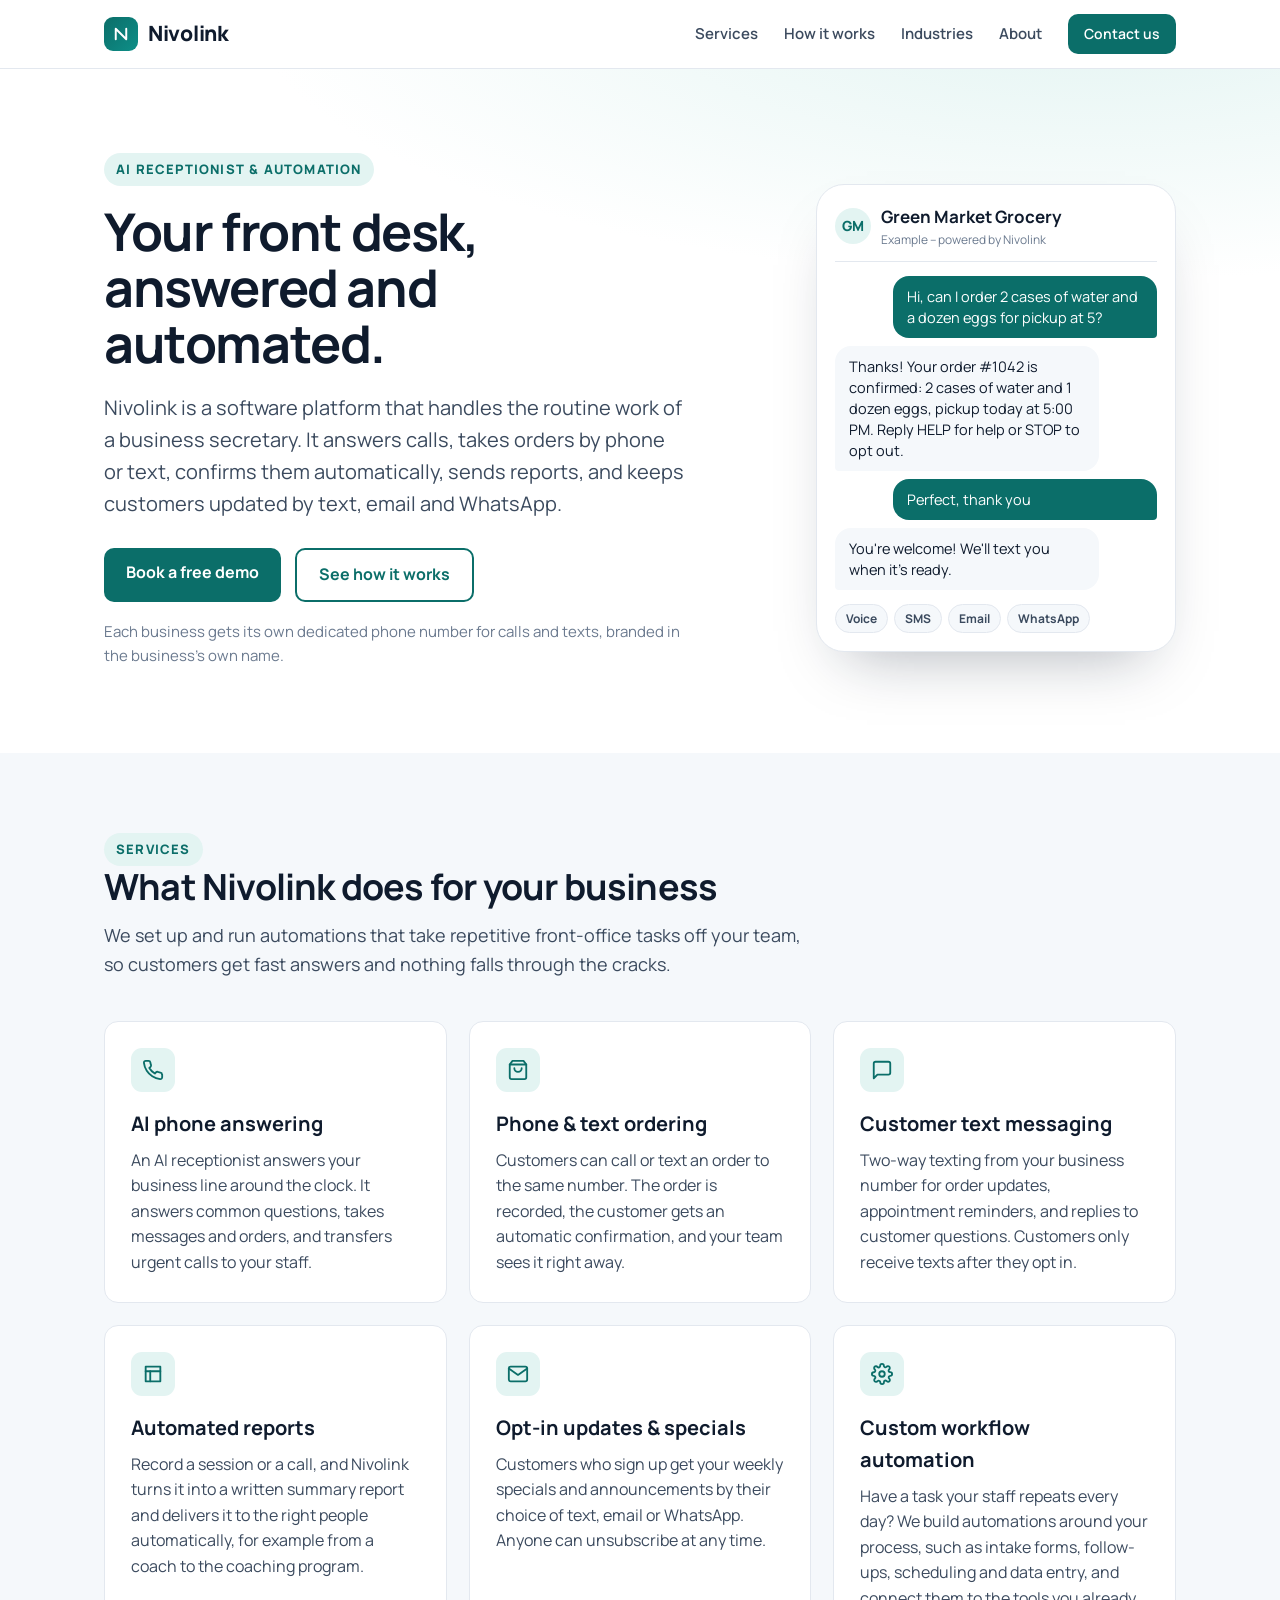
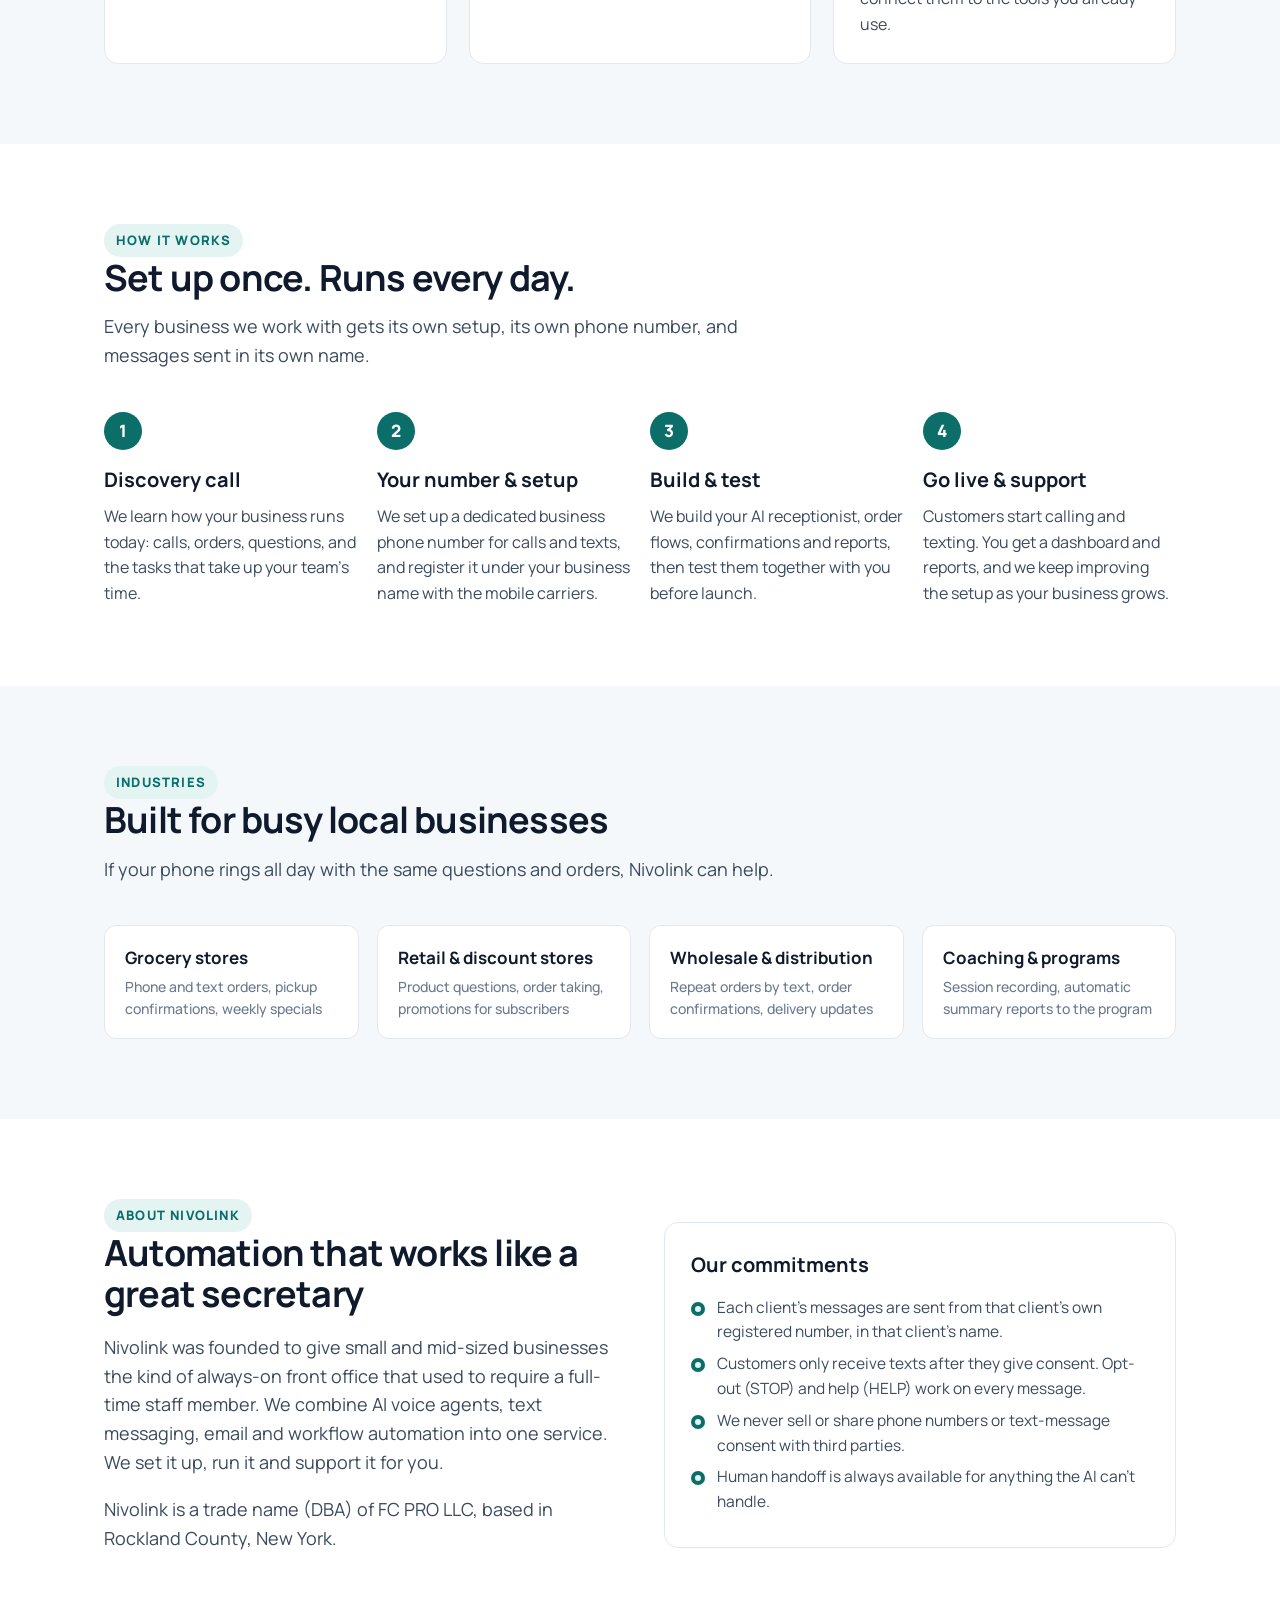
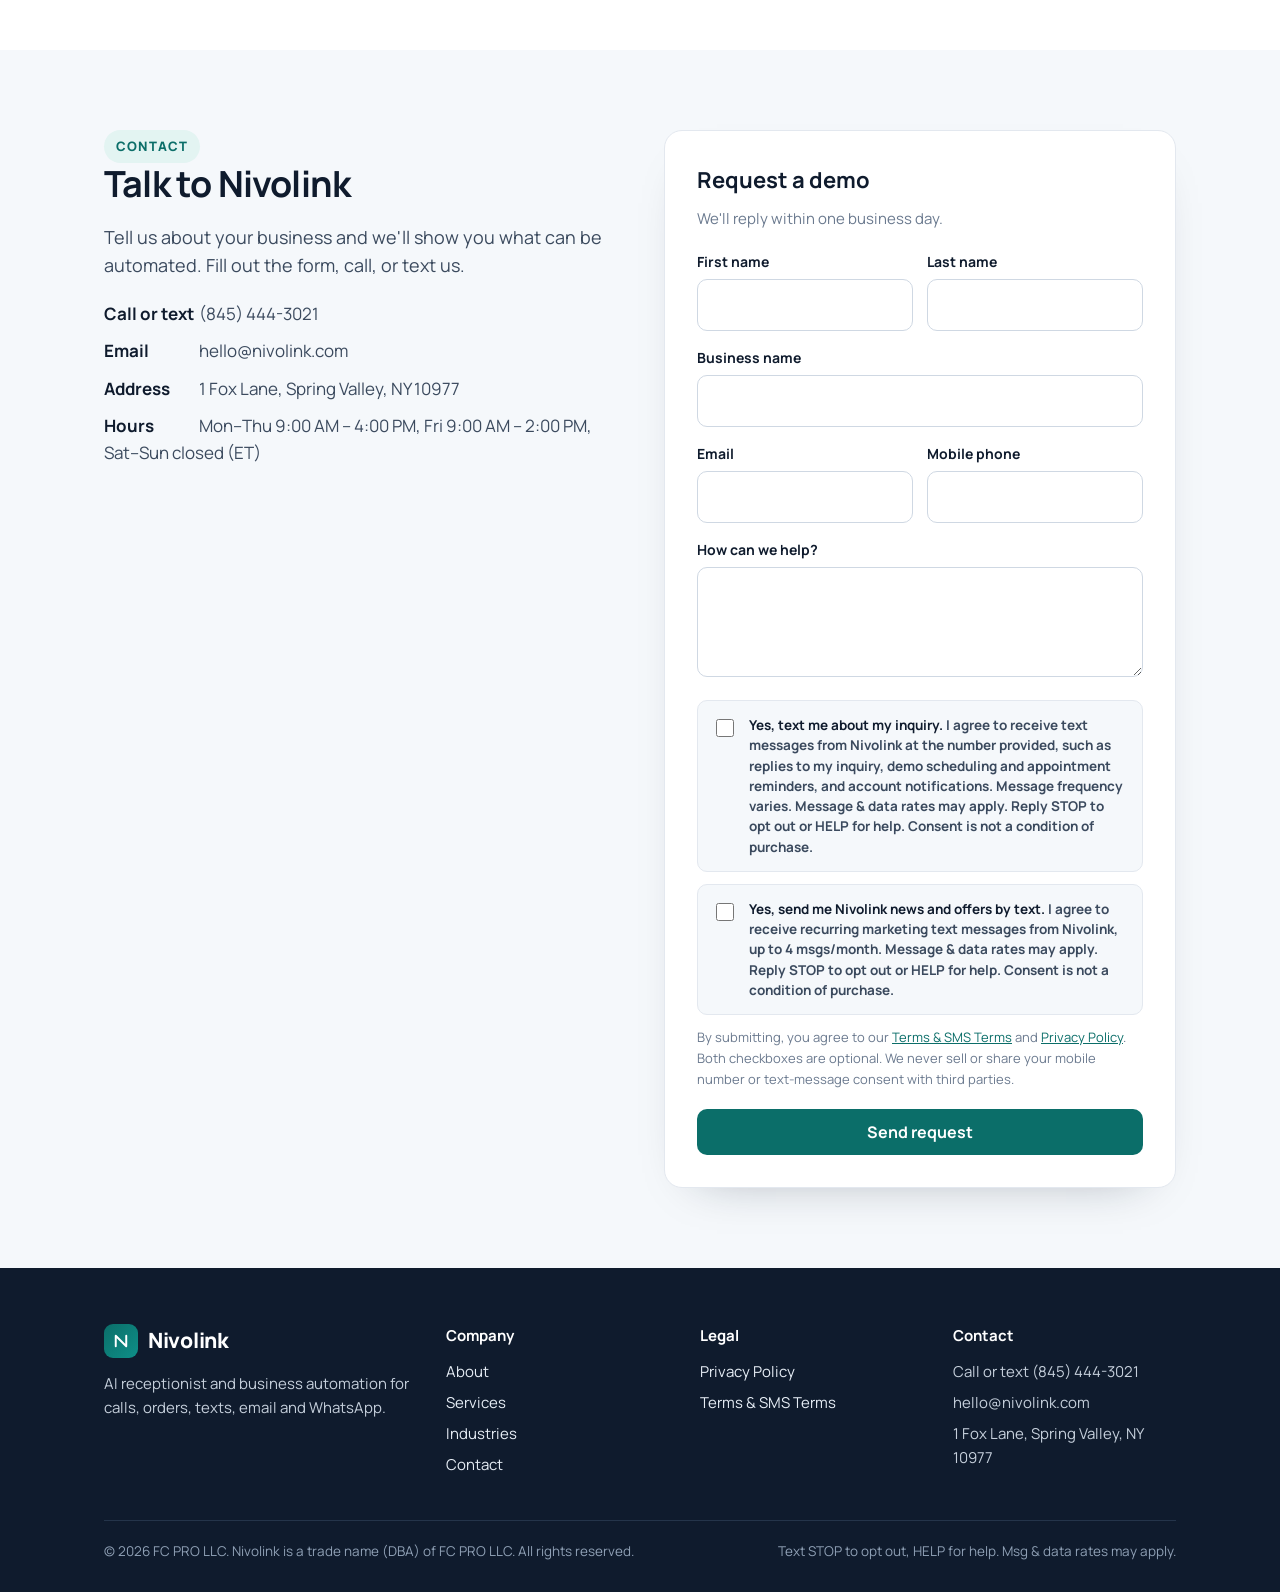
<file: index.html>
<!DOCTYPE html>
<html lang="en">
<head>
<meta charset="utf-8">
<meta name="viewport" content="width=device-width, initial-scale=1">
<title>Nivolink – AI Receptionist &amp; Business Automation</title>
<meta name="description" content="Nivolink gives businesses an AI receptionist and automation platform that answers calls, takes orders by phone and text, sends confirmations and reports, and delivers opt-in updates by SMS, email and WhatsApp.">
<link rel="preconnect" href="https://fonts.googleapis.com">
<link rel="preconnect" href="https://fonts.gstatic.com" crossorigin>
<link href="https://fonts.googleapis.com/css2?family=Manrope:wght@400;500;600;700;800&display=swap" rel="stylesheet">
<link rel="stylesheet" href="styles.css">
</head>
<body>

<header class="site">
  <div class="wrap">
    <a class="logo" href="index.html">
      <span class="logo-mark"><svg width="18" height="18" viewBox="0 0 24 24" fill="none" stroke="#fff" stroke-width="2.6" stroke-linecap="round" stroke-linejoin="round"><path d="M5 19V5l14 14V5"/></svg></span>
      Nivolink
    </a>
    <nav class="main">
      <a href="#services">Services</a>
      <a href="#how">How it works</a>
      <a href="#industries">Industries</a>
      <a href="#about">About</a>
      <a href="#contact" class="btn small">Contact us</a>
    </nav>
  </div>
</header>

<!-- HERO -->
<section class="hero">
  <div class="wrap hero-grid">
    <div>
      <span class="eyebrow">AI receptionist &amp; automation</span>
      <h1>Your front desk, answered and automated.</h1>
      <p class="lead">Nivolink is a software platform that handles the routine work of a business secretary. It answers calls, takes orders by phone or text, confirms them automatically, sends reports, and keeps customers updated by text, email and WhatsApp.</p>
      <div class="cta">
        <a href="#contact" class="btn">Book a free demo</a>
        <a href="#how" class="btn ghost">See how it works</a>
      </div>
      <p class="hero-note">Each business gets its own dedicated phone number for calls and texts, branded in the business's own name.</p>
    </div>
    <div class="phone" aria-label="Example of an automated order conversation">
      <div class="phone-top">
        <div class="avatar">GM</div>
        <div><b>Green Market Grocery</b><small>Example – powered by Nivolink</small></div>
      </div>
      <div class="bubble out">Hi, can I order 2 cases of water and a dozen eggs for pickup at 5?</div>
      <div class="bubble in">Thanks! Your order #1042 is confirmed: 2 cases of water and 1 dozen eggs, pickup today at 5:00 PM. Reply HELP for help or STOP to opt out.</div>
      <div class="bubble out">Perfect, thank you</div>
      <div class="bubble in">You're welcome! We'll text you when it's ready.</div>
      <div class="chan"><span>Voice</span><span>SMS</span><span>Email</span><span>WhatsApp</span></div>
    </div>
  </div>
</section>

<!-- SERVICES -->
<section id="services" class="soft">
  <div class="wrap">
    <div class="section-head">
      <span class="eyebrow">Services</span>
      <h2>What Nivolink does for your business</h2>
      <p>We set up and run automations that take repetitive front-office tasks off your team, so customers get fast answers and nothing falls through the cracks.</p>
    </div>
    <div class="grid-3">
      <div class="card">
        <div class="icon"><svg viewBox="0 0 24 24"><path d="M22 16.9v3a2 2 0 0 1-2.2 2 19.8 19.8 0 0 1-8.6-3.1 19.5 19.5 0 0 1-6-6A19.8 19.8 0 0 1 2.1 4.2 2 2 0 0 1 4.1 2h3a2 2 0 0 1 2 1.7c.1.9.4 1.8.7 2.7a2 2 0 0 1-.5 2.1L8 9.8a16 16 0 0 0 6 6l1.3-1.3a2 2 0 0 1 2.1-.4c.9.3 1.8.6 2.7.7a2 2 0 0 1 1.7 2z"/></svg></div>
        <h3>AI phone answering</h3>
        <p>An AI receptionist answers your business line around the clock. It answers common questions, takes messages and orders, and transfers urgent calls to your staff.</p>
      </div>
      <div class="card">
        <div class="icon"><svg viewBox="0 0 24 24"><path d="M6 2 3 6v14a2 2 0 0 0 2 2h14a2 2 0 0 0 2-2V6l-3-4z"/><path d="M3 6h18"/><path d="M16 10a4 4 0 0 1-8 0"/></svg></div>
        <h3>Phone &amp; text ordering</h3>
        <p>Customers can call or text an order to the same number. The order is recorded, the customer gets an automatic confirmation, and your team sees it right away.</p>
      </div>
      <div class="card">
        <div class="icon"><svg viewBox="0 0 24 24"><path d="M21 15a2 2 0 0 1-2 2H7l-4 4V5a2 2 0 0 1 2-2h14a2 2 0 0 1 2 2z"/></svg></div>
        <h3>Customer text messaging</h3>
        <p>Two-way texting from your business number for order updates, appointment reminders, and replies to customer questions. Customers only receive texts after they opt in.</p>
      </div>
      <div class="card">
        <div class="icon"><svg viewBox="0 0 24 24"><path d="M4 4h16v16H4z"/><path d="M4 9h16"/><path d="M9 20V9"/></svg></div>
        <h3>Automated reports</h3>
        <p>Record a session or a call, and Nivolink turns it into a written summary report and delivers it to the right people automatically, for example from a coach to the coaching program.</p>
      </div>
      <div class="card">
        <div class="icon"><svg viewBox="0 0 24 24"><path d="M4 4h16c1.1 0 2 .9 2 2v12c0 1.1-.9 2-2 2H4c-1.1 0-2-.9-2-2V6c0-1.1.9-2 2-2z"/><path d="m22 6-10 7L2 6"/></svg></div>
        <h3>Opt-in updates &amp; specials</h3>
        <p>Customers who sign up get your weekly specials and announcements by their choice of text, email or WhatsApp. Anyone can unsubscribe at any time.</p>
      </div>
      <div class="card">
        <div class="icon"><svg viewBox="0 0 24 24"><circle cx="12" cy="12" r="3"/><path d="M19.4 15a1.7 1.7 0 0 0 .3 1.8l.1.1a2 2 0 1 1-2.8 2.8l-.1-.1a1.7 1.7 0 0 0-1.8-.3 1.7 1.7 0 0 0-1 1.5V21a2 2 0 1 1-4 0v-.1a1.7 1.7 0 0 0-1.1-1.5 1.7 1.7 0 0 0-1.8.3l-.1.1a2 2 0 1 1-2.8-2.8l.1-.1a1.7 1.7 0 0 0 .3-1.8 1.7 1.7 0 0 0-1.5-1H3a2 2 0 1 1 0-4h.1a1.7 1.7 0 0 0 1.5-1.1 1.7 1.7 0 0 0-.3-1.8l-.1-.1a2 2 0 1 1 2.8-2.8l.1.1a1.7 1.7 0 0 0 1.8.3H9a1.7 1.7 0 0 0 1-1.5V3a2 2 0 1 1 4 0v.1a1.7 1.7 0 0 0 1 1.5 1.7 1.7 0 0 0 1.8-.3l.1-.1a2 2 0 1 1 2.8 2.8l-.1.1a1.7 1.7 0 0 0-.3 1.8V9a1.7 1.7 0 0 0 1.5 1H21a2 2 0 1 1 0 4h-.1a1.7 1.7 0 0 0-1.5 1z"/></svg></div>
        <h3>Custom workflow automation</h3>
        <p>Have a task your staff repeats every day? We build automations around your process, such as intake forms, follow-ups, scheduling and data entry, and connect them to the tools you already use.</p>
      </div>
    </div>
  </div>
</section>

<!-- HOW IT WORKS -->
<section id="how">
  <div class="wrap">
    <div class="section-head">
      <span class="eyebrow">How it works</span>
      <h2>Set up once. Runs every day.</h2>
      <p>Every business we work with gets its own setup, its own phone number, and messages sent in its own name.</p>
    </div>
    <div class="steps">
      <div class="step"><h3>Discovery call</h3><p>We learn how your business runs today: calls, orders, questions, and the tasks that take up your team's time.</p></div>
      <div class="step"><h3>Your number &amp; setup</h3><p>We set up a dedicated business phone number for calls and texts, and register it under your business name with the mobile carriers.</p></div>
      <div class="step"><h3>Build &amp; test</h3><p>We build your AI receptionist, order flows, confirmations and reports, then test them together with you before launch.</p></div>
      <div class="step"><h3>Go live &amp; support</h3><p>Customers start calling and texting. You get a dashboard and reports, and we keep improving the setup as your business grows.</p></div>
    </div>
  </div>
</section>

<!-- INDUSTRIES -->
<section id="industries" class="soft">
  <div class="wrap">
    <div class="section-head">
      <span class="eyebrow">Industries</span>
      <h2>Built for busy local businesses</h2>
      <p>If your phone rings all day with the same questions and orders, Nivolink can help.</p>
    </div>
    <div class="grid-4">
      <div class="tag">Grocery stores<small>Phone and text orders, pickup confirmations, weekly specials</small></div>
      <div class="tag">Retail &amp; discount stores<small>Product questions, order taking, promotions for subscribers</small></div>
      <div class="tag">Wholesale &amp; distribution<small>Repeat orders by text, order confirmations, delivery updates</small></div>
      <div class="tag">Coaching &amp; programs<small>Session recording, automatic summary reports to the program</small></div>
    </div>
  </div>
</section>

<!-- ABOUT -->
<section id="about">
  <div class="wrap grid-2" style="align-items:center;gap:48px">
    <div>
      <span class="eyebrow">About Nivolink</span>
      <h2>Automation that works like a great secretary</h2>
      <p style="color:var(--ink-2);font-size:18px">Nivolink was founded to give small and mid-sized businesses the kind of always-on front office that used to require a full-time staff member. We combine AI voice agents, text messaging, email and workflow automation into one service. We set it up, run it and support it for you.</p>
      <p style="color:var(--ink-2);font-size:18px">Nivolink is a trade name (DBA) of FC PRO LLC, based in Rockland County, New York.</p>
    </div>
    <div class="card">
      <h3>Our commitments</h3>
      <ul class="checks">
        <li>Each client's messages are sent from that client's own registered number, in that client's name.</li>
        <li>Customers only receive texts after they give consent. Opt-out (STOP) and help (HELP) work on every message.</li>
        <li>We never sell or share phone numbers or text-message consent with third parties.</li>
        <li>Human handoff is always available for anything the AI can't handle.</li>
      </ul>
    </div>
  </div>
</section>

<!-- CONTACT + SMS OPT-IN -->
<section id="contact" class="soft">
  <div class="wrap grid-2" style="gap:48px">
    <div>
      <span class="eyebrow">Contact</span>
      <h2>Talk to Nivolink</h2>
      <p style="color:var(--ink-2);font-size:18px">Tell us about your business and we'll show you what can be automated. Fill out the form, call, or text us.</p>
      <ul class="contact-list">
        <li><b>Call or text</b> (845) 444-3021</li>
        <li><b>Email</b> hello@nivolink.com</li>
        <li><b>Address</b> 1 Fox Lane, Spring Valley, NY 10977</li>
        <li><b>Hours</b> Mon–Thu 9:00 AM – 4:00 PM, Fri 9:00 AM – 2:00 PM, Sat–Sun closed (ET)</li>
      </ul>
    </div>

    <div class="form-box">
      <h3 style="font-size:22px">Request a demo</h3>
      <p style="color:var(--muted);margin:0 0 20px;font-size:15px">We'll reply within one business day.</p>
      <!-- Submissions are saved to Supabase (table public.website_signups, insert-only) as proof of consent. -->
      <form id="contact-form" novalidate>
        <div class="row-2">
          <div class="field"><label for="fname">First name</label><input id="fname" type="text" autocomplete="given-name" required></div>
          <div class="field"><label for="lname">Last name</label><input id="lname" type="text" autocomplete="family-name" required></div>
        </div>
        <div class="field"><label for="company">Business name</label><input id="company" type="text" autocomplete="organization"></div>
        <div class="row-2">
          <div class="field"><label for="email">Email</label><input id="email" type="email" autocomplete="email" required></div>
          <div class="field"><label for="phone">Mobile phone</label><input id="phone" type="tel" autocomplete="tel"></div>
        </div>
        <div class="field"><label for="msg">How can we help?</label><textarea id="msg"></textarea></div>
        <div style="position:absolute;left:-9999px" aria-hidden="true"><label for="website">Website</label><input id="website" type="text" tabindex="-1" autocomplete="off"></div>

        <label class="consent">
          <input type="checkbox" id="sms-service" name="sms_service">
          <span><strong>Yes, text me about my inquiry.</strong> I agree to receive text messages from Nivolink at the number provided, such as replies to my inquiry, demo scheduling and appointment reminders, and account notifications. Message frequency varies. Message &amp; data rates may apply. Reply STOP to opt out or HELP for help. Consent is not a condition of purchase.</span>
        </label>
        <label class="consent">
          <input type="checkbox" id="sms-marketing" name="sms_marketing">
          <span><strong>Yes, send me Nivolink news and offers by text.</strong> I agree to receive recurring marketing text messages from Nivolink, up to 4 msgs/month. Message &amp; data rates may apply. Reply STOP to opt out or HELP for help. Consent is not a condition of purchase.</span>
        </label>

        <p class="fineprint">By submitting, you agree to our <a href="terms.html">Terms &amp; SMS Terms</a> and <a href="privacy.html">Privacy Policy</a>. Both checkboxes are optional. We never sell or share your mobile number or text-message consent with third parties.</p>
        <button class="btn" type="submit" style="width:100%;margin-top:6px">Send request</button>
        <div class="thanks" id="thanks">Thank you! We received your request and will be in touch within one business day.</div>
        <div class="thanks" id="form-error" style="background:#fdecec;border-color:#f3c2c2">Sorry, something went wrong. Please try again, or email hello@nivolink.com or call (845) 444-3021.</div>
      </form>
    </div>
  </div>
</section>

<footer class="site">
  <div class="wrap">
    <div class="foot-grid">
      <div>
        <a class="logo" href="index.html" style="color:#fff">
          <span class="logo-mark"><svg width="18" height="18" viewBox="0 0 24 24" fill="none" stroke="#fff" stroke-width="2.6" stroke-linecap="round" stroke-linejoin="round"><path d="M5 19V5l14 14V5"/></svg></span>Nivolink</a>
        <p style="margin-top:14px">AI receptionist and business automation for calls, orders, texts, email and WhatsApp.</p>
      </div>
      <div><h4>Company</h4><ul><li><a href="#about">About</a></li><li><a href="#services">Services</a></li><li><a href="#industries">Industries</a></li><li><a href="#contact">Contact</a></li></ul></div>
      <div><h4>Legal</h4><ul><li><a href="privacy.html">Privacy Policy</a></li><li><a href="terms.html">Terms &amp; SMS Terms</a></li></ul></div>
      <div><h4>Contact</h4><ul><li>Call or text (845) 444-3021</li><li>hello@nivolink.com</li><li>1 Fox Lane, Spring Valley, NY 10977</li></ul></div>
    </div>
    <div class="foot-bottom">
      <span>© 2026 FC PRO LLC. Nivolink is a trade name (DBA) of FC PRO LLC. All rights reserved.</span>
      <span>Text STOP to opt out, HELP for help. Msg &amp; data rates may apply.</span>
    </div>
  </div>
</footer>

<script>
(function(){
  var SUPABASE_URL = 'https://uorbgfuohgfvgbcfzjcj.supabase.co';
  var SUPABASE_KEY = 'sb_publishable_2wB9CoiVDV1fwRX2p_sIQg_JZufGUUs'; // public, insert-only via RLS
  var form = document.getElementById('contact-form');
  function $(id){ return document.getElementById(id); }
  function val(id){ return $(id).value.trim(); }
  function consentText(id){ return $(id).parentNode.querySelector('span').innerText.trim(); }
  form.addEventListener('submit', function(e){
    e.preventDefault();
    var ok = true;
    ['fname','lname','email'].forEach(function(id){
      var el = $(id);
      if(!el.value.trim()){ el.style.borderColor = '#d64545'; ok = false; } else { el.style.borderColor = ''; }
    });
    var svc = $('sms-service').checked, mkt = $('sms-marketing').checked;
    var phone = $('phone');
    if((svc || mkt) && !phone.value.trim()){ phone.style.borderColor = '#d64545'; ok = false; } else { phone.style.borderColor = ''; }
    if(!ok) return;
    var btn = form.querySelector('button[type=submit]');
    $('form-error').style.display = 'none';
    if(val('website')){ $('thanks').style.display = 'block'; btn.disabled = true; return; } // spam bot
    var consent = [];
    if(svc) consent.push(consentText('sms-service'));
    if(mkt) consent.push(consentText('sms-marketing'));
    var row = {
      source: 'nivolink.com', form: 'contact',
      first_name: val('fname'), last_name: val('lname'), company: val('company') || null,
      email: val('email'), phone: val('phone') || null, message: val('msg') || null,
      sms_service_consent: svc, sms_marketing_consent: mkt,
      consent_text: consent.length ? consent.join('\n\n') : null,
      page_url: location.href.slice(0,500), user_agent: navigator.userAgent.slice(0,500)
    };
    btn.disabled = true; btn.textContent = 'Sending...';
    fetch(SUPABASE_URL + '/rest/v1/website_signups', {
      method: 'POST',
      headers: { 'apikey': SUPABASE_KEY, 'Content-Type': 'application/json', 'Prefer': 'return=minimal' },
      body: JSON.stringify(row)
    }).then(function(r){
      if(!r.ok) throw new Error('HTTP ' + r.status);
      $('thanks').style.display = 'block'; btn.textContent = 'Sent';
    }).catch(function(){
      $('form-error').style.display = 'block'; btn.disabled = false; btn.textContent = 'Send request';
    });
  });
})();
</script>
</body>
</html>
</file>
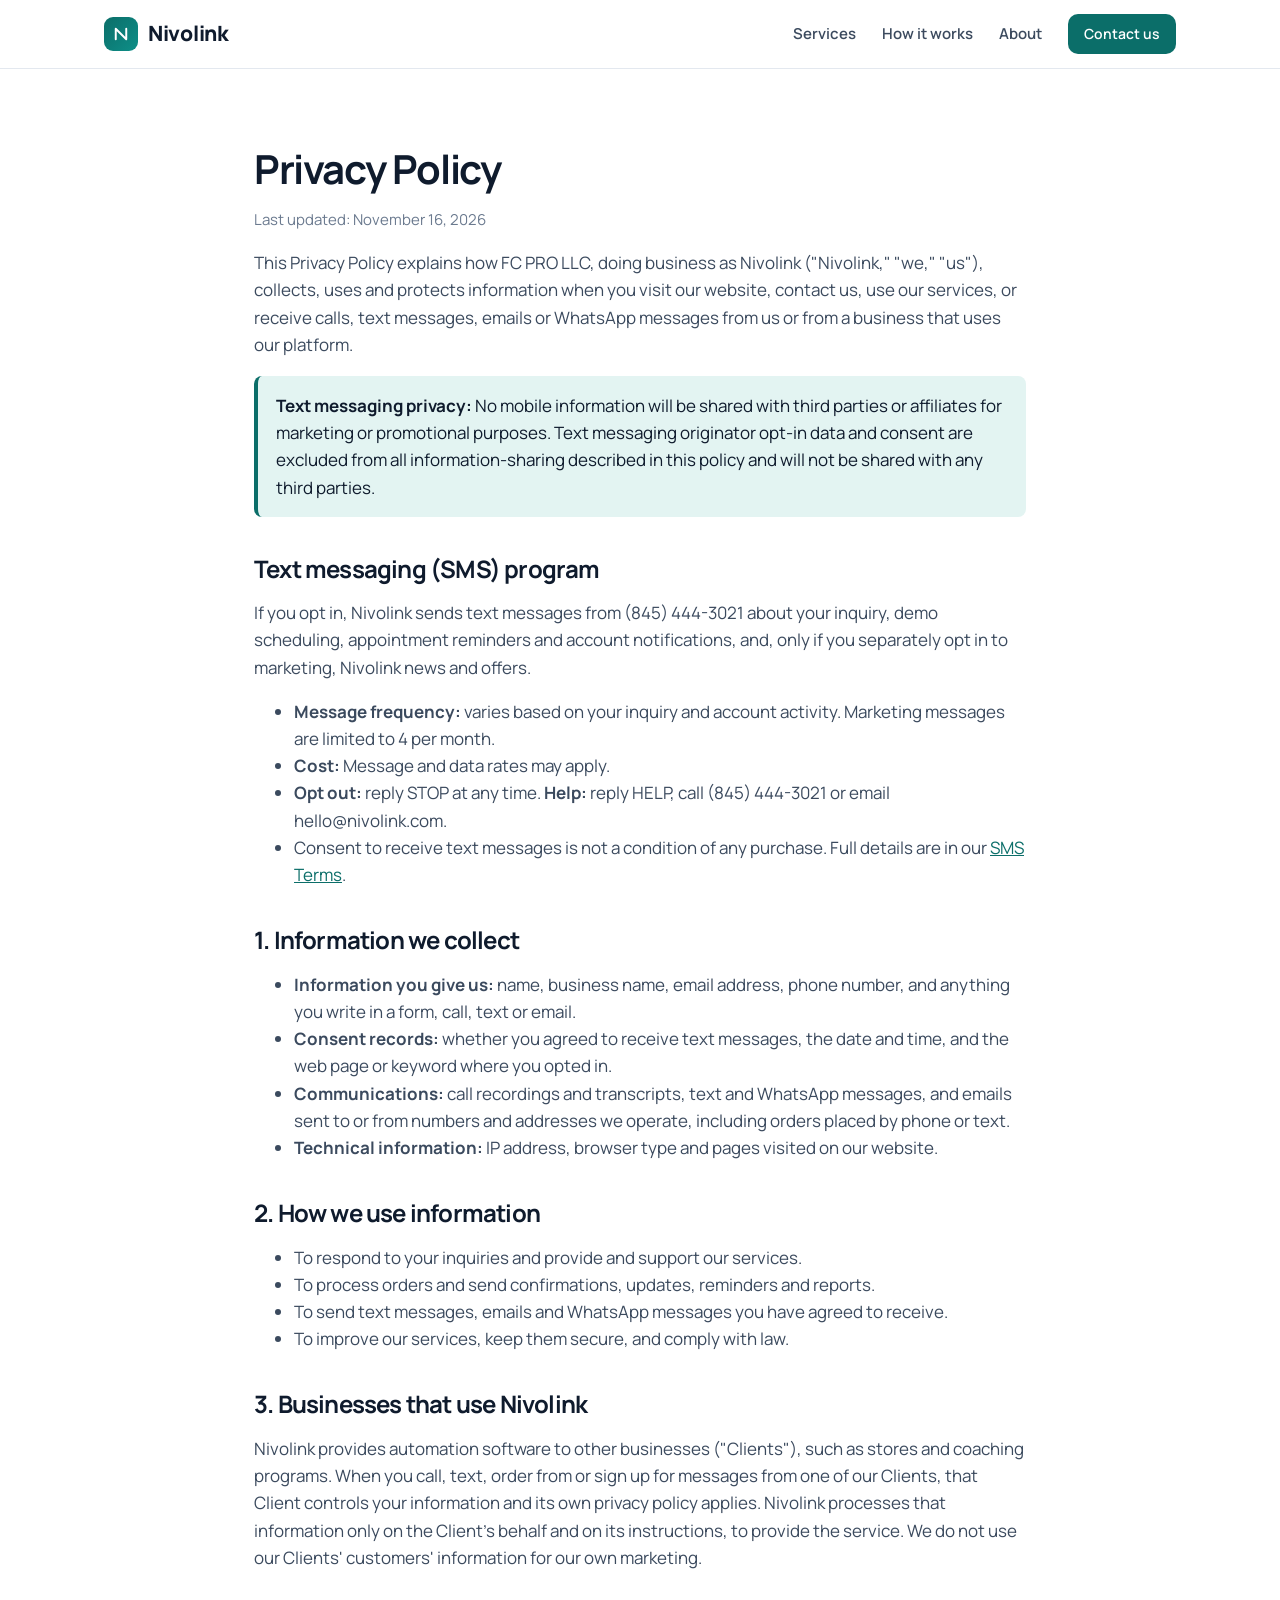
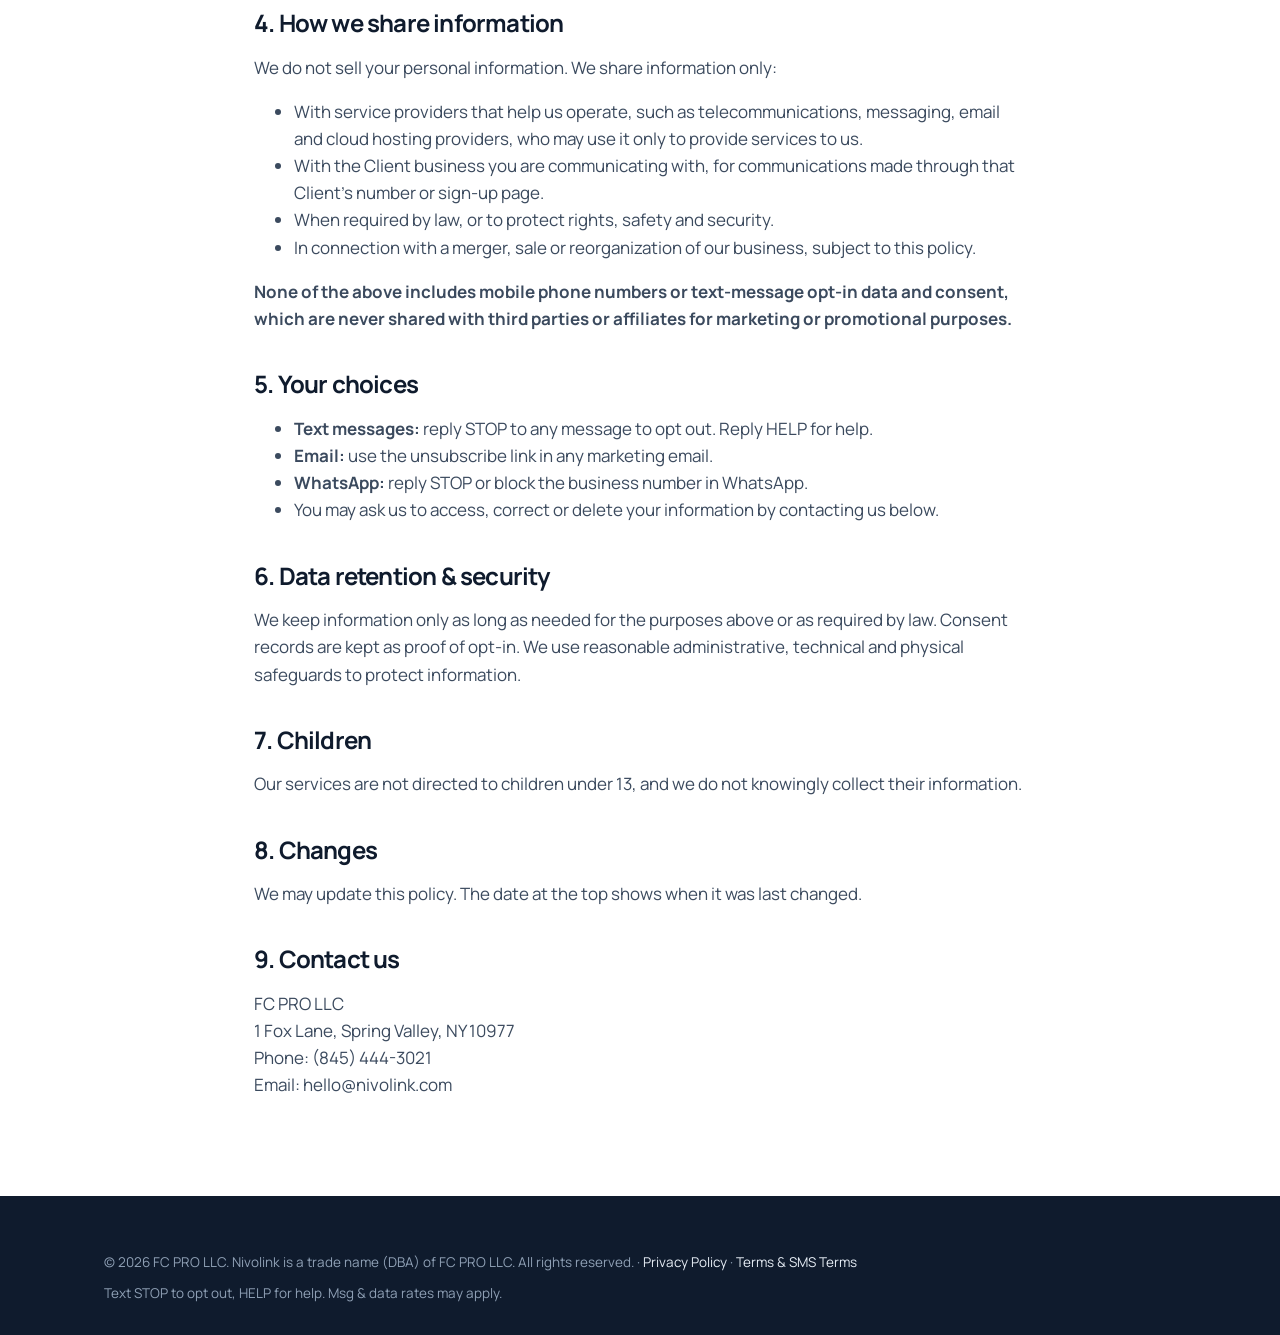
<file: privacy.html>
<!DOCTYPE html>
<html lang="en">
<head>
<meta charset="utf-8">
<meta name="viewport" content="width=device-width, initial-scale=1">
<title>Privacy Policy – Nivolink</title>
<link rel="preconnect" href="https://fonts.googleapis.com">
<link rel="preconnect" href="https://fonts.gstatic.com" crossorigin>
<link href="https://fonts.googleapis.com/css2?family=Manrope:wght@400;500;600;700;800&display=swap" rel="stylesheet">
<link rel="stylesheet" href="styles.css">
</head>
<body>

<header class="site">
  <div class="wrap">
    <a class="logo" href="index.html">
      <span class="logo-mark"><svg width="18" height="18" viewBox="0 0 24 24" fill="none" stroke="#fff" stroke-width="2.6" stroke-linecap="round" stroke-linejoin="round"><path d="M5 19V5l14 14V5"/></svg></span>
      Nivolink
    </a>
    <nav class="main">
      <a href="index.html#services">Services</a>
      <a href="index.html#how">How it works</a>
      <a href="index.html#about">About</a>
      <a href="index.html#contact" class="btn small">Contact us</a>
    </nav>
  </div>
</header>

<main class="legal">
  <div class="wrap">
    <h1>Privacy Policy</h1>
    <p class="updated">Last updated: November 16, 2026</p>

    <p>This Privacy Policy explains how FC PRO LLC, doing business as Nivolink ("Nivolink," "we," "us"), collects, uses and protects information when you visit our website, contact us, use our services, or receive calls, text messages, emails or WhatsApp messages from us or from a business that uses our platform.</p>

    <div class="callout"><strong>Text messaging privacy:</strong> No mobile information will be shared with third parties or affiliates for marketing or promotional purposes. Text messaging originator opt-in data and consent are excluded from all information-sharing described in this policy and will not be shared with any third parties.</div>

    <h2>Text messaging (SMS) program</h2>
    <p>If you opt in, Nivolink sends text messages from (845) 444-3021 about your inquiry, demo scheduling, appointment reminders and account notifications, and, only if you separately opt in to marketing, Nivolink news and offers.</p>
    <ul>
      <li><strong>Message frequency:</strong> varies based on your inquiry and account activity. Marketing messages are limited to 4 per month.</li>
      <li><strong>Cost:</strong> Message and data rates may apply.</li>
      <li><strong>Opt out:</strong> reply STOP at any time. <strong>Help:</strong> reply HELP, call (845) 444-3021 or email hello@nivolink.com.</li>
      <li>Consent to receive text messages is not a condition of any purchase. Full details are in our <a href="terms.html#sms">SMS Terms</a>.</li>
    </ul>

    <h2>1. Information we collect</h2>
    <ul>
      <li><strong>Information you give us:</strong> name, business name, email address, phone number, and anything you write in a form, call, text or email.</li>
      <li><strong>Consent records:</strong> whether you agreed to receive text messages, the date and time, and the web page or keyword where you opted in.</li>
      <li><strong>Communications:</strong> call recordings and transcripts, text and WhatsApp messages, and emails sent to or from numbers and addresses we operate, including orders placed by phone or text.</li>
      <li><strong>Technical information:</strong> IP address, browser type and pages visited on our website.</li>
    </ul>

    <h2>2. How we use information</h2>
    <ul>
      <li>To respond to your inquiries and provide and support our services.</li>
      <li>To process orders and send confirmations, updates, reminders and reports.</li>
      <li>To send text messages, emails and WhatsApp messages you have agreed to receive.</li>
      <li>To improve our services, keep them secure, and comply with law.</li>
    </ul>

    <h2>3. Businesses that use Nivolink</h2>
    <p>Nivolink provides automation software to other businesses ("Clients"), such as stores and coaching programs. When you call, text, order from or sign up for messages from one of our Clients, that Client controls your information and its own privacy policy applies. Nivolink processes that information only on the Client's behalf and on its instructions, to provide the service. We do not use our Clients' customers' information for our own marketing.</p>

    <h2>4. How we share information</h2>
    <p>We do not sell your personal information. We share information only:</p>
    <ul>
      <li>With service providers that help us operate, such as telecommunications, messaging, email and cloud hosting providers, who may use it only to provide services to us.</li>
      <li>With the Client business you are communicating with, for communications made through that Client's number or sign-up page.</li>
      <li>When required by law, or to protect rights, safety and security.</li>
      <li>In connection with a merger, sale or reorganization of our business, subject to this policy.</li>
    </ul>
    <p><strong>None of the above includes mobile phone numbers or text-message opt-in data and consent, which are never shared with third parties or affiliates for marketing or promotional purposes.</strong></p>

    <h2>5. Your choices</h2>
    <ul>
      <li><strong>Text messages:</strong> reply STOP to any message to opt out. Reply HELP for help.</li>
      <li><strong>Email:</strong> use the unsubscribe link in any marketing email.</li>
      <li><strong>WhatsApp:</strong> reply STOP or block the business number in WhatsApp.</li>
      <li>You may ask us to access, correct or delete your information by contacting us below.</li>
    </ul>

    <h2>6. Data retention &amp; security</h2>
    <p>We keep information only as long as needed for the purposes above or as required by law. Consent records are kept as proof of opt-in. We use reasonable administrative, technical and physical safeguards to protect information.</p>

    <h2>7. Children</h2>
    <p>Our services are not directed to children under 13, and we do not knowingly collect their information.</p>

    <h2>8. Changes</h2>
    <p>We may update this policy. The date at the top shows when it was last changed.</p>

    <h2>9. Contact us</h2>
    <p>FC PRO LLC<br>
    1 Fox Lane, Spring Valley, NY 10977<br>
    Phone: (845) 444-3021<br>
    Email: hello@nivolink.com</p>
  </div>
</main>

<footer class="site">
  <div class="wrap">
    <div class="foot-bottom" style="border:0;margin:0;padding:0">
      <span>© 2026 FC PRO LLC. Nivolink is a trade name (DBA) of FC PRO LLC. All rights reserved. · <a href="privacy.html">Privacy Policy</a> · <a href="terms.html">Terms &amp; SMS Terms</a></span>
      <span>Text STOP to opt out, HELP for help. Msg &amp; data rates may apply.</span>
    </div>
  </div>
</footer>
</body>
</html>
</file>
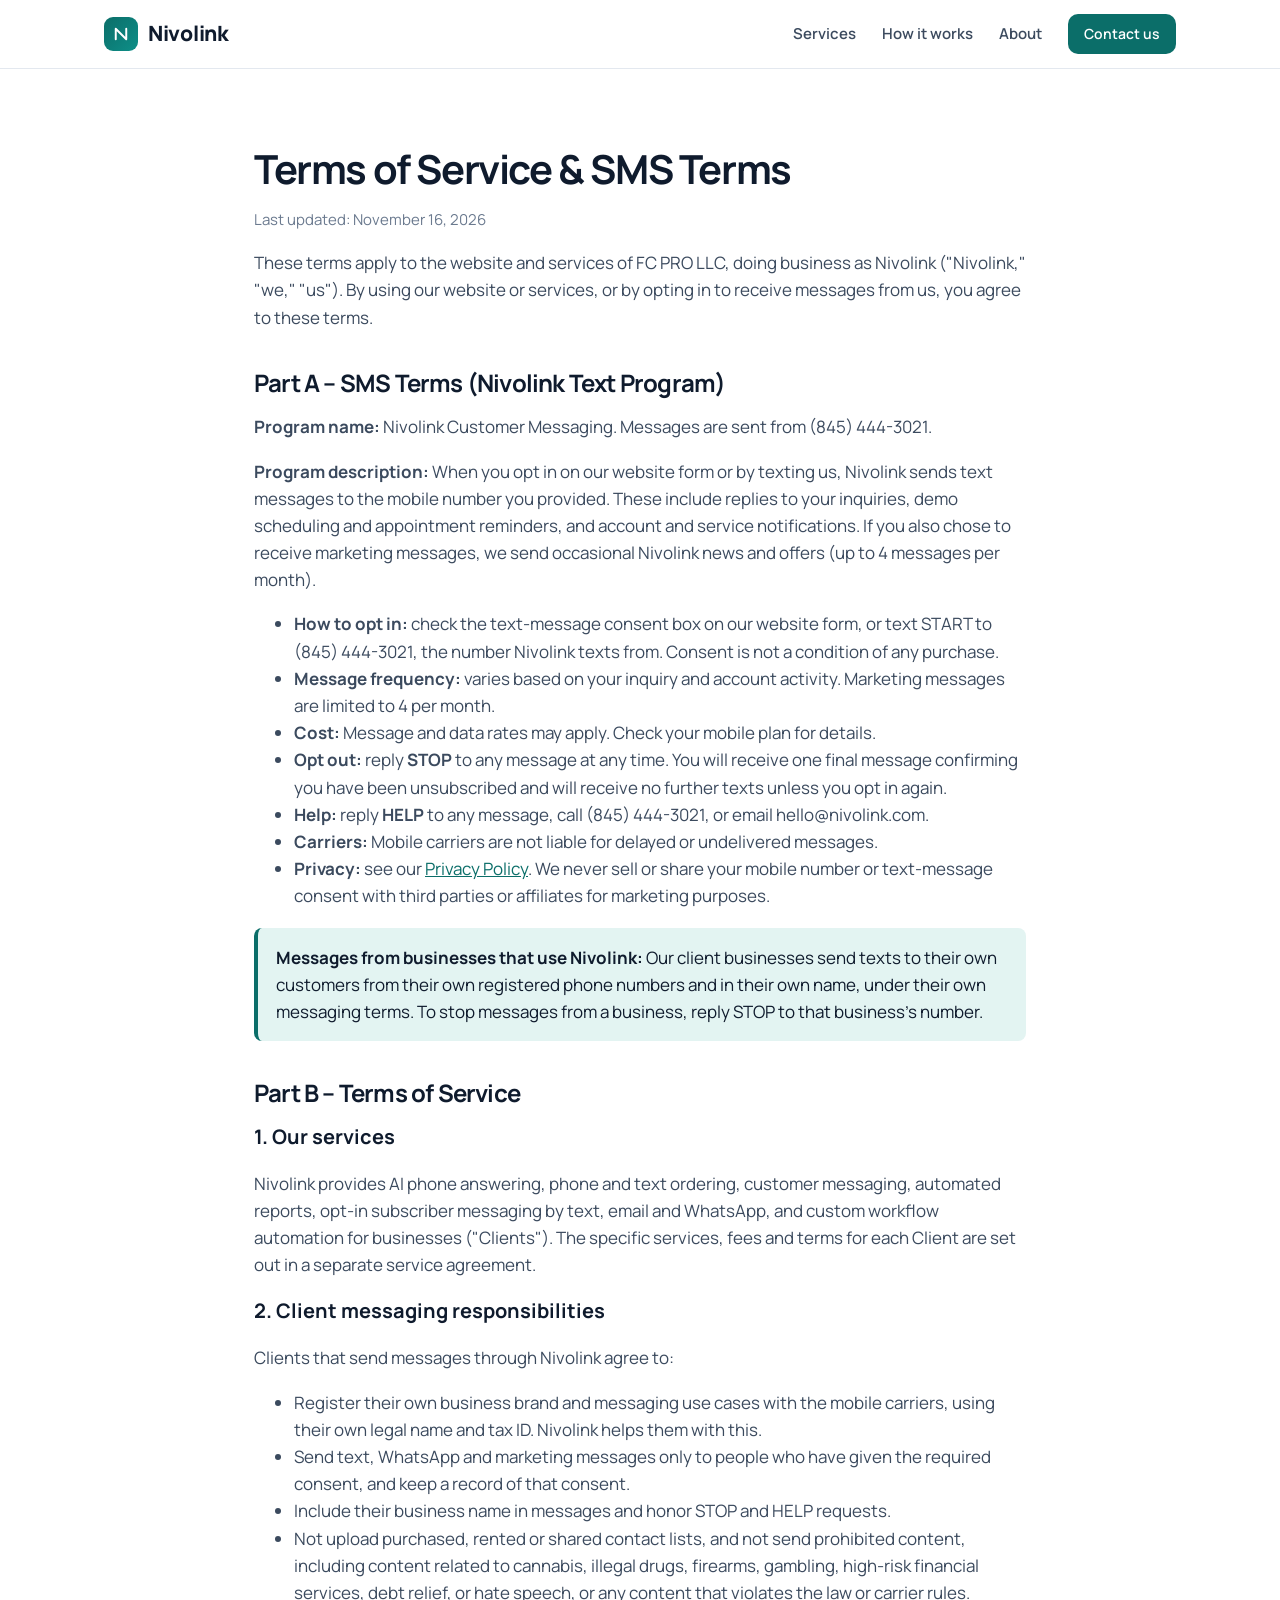
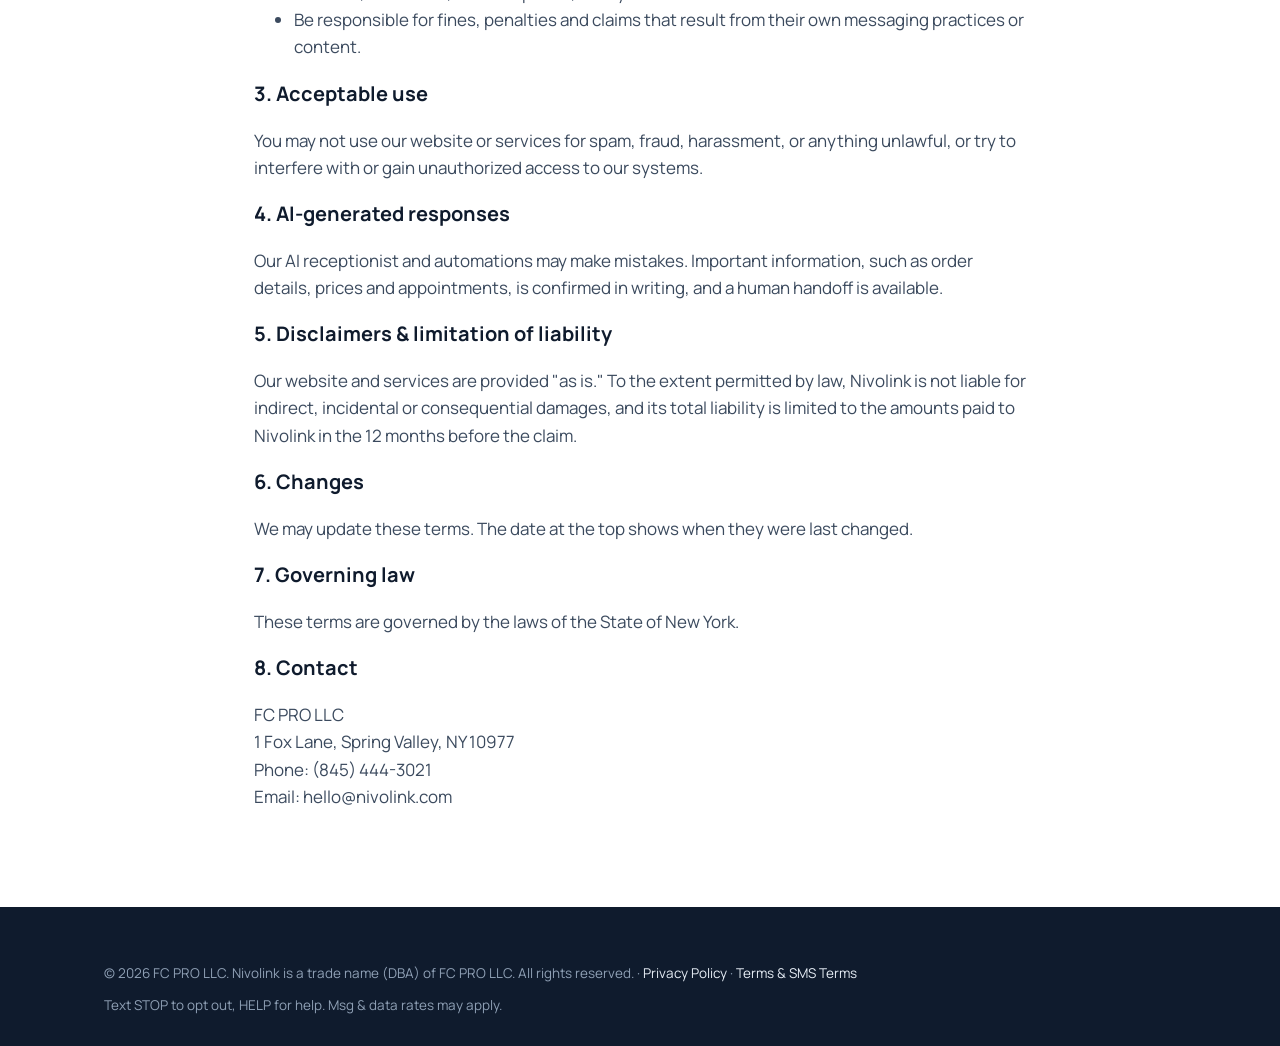
<file: terms.html>
<!DOCTYPE html>
<html lang="en">
<head>
<meta charset="utf-8">
<meta name="viewport" content="width=device-width, initial-scale=1">
<title>Terms &amp; SMS Terms – Nivolink</title>
<link rel="preconnect" href="https://fonts.googleapis.com">
<link rel="preconnect" href="https://fonts.gstatic.com" crossorigin>
<link href="https://fonts.googleapis.com/css2?family=Manrope:wght@400;500;600;700;800&display=swap" rel="stylesheet">
<link rel="stylesheet" href="styles.css">
</head>
<body>

<header class="site">
  <div class="wrap">
    <a class="logo" href="index.html">
      <span class="logo-mark"><svg width="18" height="18" viewBox="0 0 24 24" fill="none" stroke="#fff" stroke-width="2.6" stroke-linecap="round" stroke-linejoin="round"><path d="M5 19V5l14 14V5"/></svg></span>
      Nivolink
    </a>
    <nav class="main">
      <a href="index.html#services">Services</a>
      <a href="index.html#how">How it works</a>
      <a href="index.html#about">About</a>
      <a href="index.html#contact" class="btn small">Contact us</a>
    </nav>
  </div>
</header>

<main class="legal">
  <div class="wrap">
    <h1>Terms of Service &amp; SMS Terms</h1>
    <p class="updated">Last updated: November 16, 2026</p>

    <p>These terms apply to the website and services of FC PRO LLC, doing business as Nivolink ("Nivolink," "we," "us"). By using our website or services, or by opting in to receive messages from us, you agree to these terms.</p>

    <h2 id="sms">Part A – SMS Terms (Nivolink Text Program)</h2>

    <p><strong>Program name:</strong> Nivolink Customer Messaging. Messages are sent from (845) 444-3021.</p>
    <p><strong>Program description:</strong> When you opt in on our website form or by texting us, Nivolink sends text messages to the mobile number you provided. These include replies to your inquiries, demo scheduling and appointment reminders, and account and service notifications. If you also chose to receive marketing messages, we send occasional Nivolink news and offers (up to 4 messages per month).</p>

    <ul>
      <li><strong>How to opt in:</strong> check the text-message consent box on our website form, or text START to (845) 444-3021, the number Nivolink texts from. Consent is not a condition of any purchase.</li>
      <li><strong>Message frequency:</strong> varies based on your inquiry and account activity. Marketing messages are limited to 4 per month.</li>
      <li><strong>Cost:</strong> Message and data rates may apply. Check your mobile plan for details.</li>
      <li><strong>Opt out:</strong> reply <strong>STOP</strong> to any message at any time. You will receive one final message confirming you have been unsubscribed and will receive no further texts unless you opt in again.</li>
      <li><strong>Help:</strong> reply <strong>HELP</strong> to any message, call (845) 444-3021, or email hello@nivolink.com.</li>
      <li><strong>Carriers:</strong> Mobile carriers are not liable for delayed or undelivered messages.</li>
      <li><strong>Privacy:</strong> see our <a href="privacy.html">Privacy Policy</a>. We never sell or share your mobile number or text-message consent with third parties or affiliates for marketing purposes.</li>
    </ul>

    <div class="callout"><strong>Messages from businesses that use Nivolink:</strong> Our client businesses send texts to their own customers from their own registered phone numbers and in their own name, under their own messaging terms. To stop messages from a business, reply STOP to that business's number.</div>

    <h2>Part B – Terms of Service</h2>

    <h3>1. Our services</h3>
    <p>Nivolink provides AI phone answering, phone and text ordering, customer messaging, automated reports, opt-in subscriber messaging by text, email and WhatsApp, and custom workflow automation for businesses ("Clients"). The specific services, fees and terms for each Client are set out in a separate service agreement.</p>

    <h3>2. Client messaging responsibilities</h3>
    <p>Clients that send messages through Nivolink agree to:</p>
    <ul>
      <li>Register their own business brand and messaging use cases with the mobile carriers, using their own legal name and tax ID. Nivolink helps them with this.</li>
      <li>Send text, WhatsApp and marketing messages only to people who have given the required consent, and keep a record of that consent.</li>
      <li>Include their business name in messages and honor STOP and HELP requests.</li>
      <li>Not upload purchased, rented or shared contact lists, and not send prohibited content, including content related to cannabis, illegal drugs, firearms, gambling, high-risk financial services, debt relief, or hate speech, or any content that violates the law or carrier rules.</li>
      <li>Be responsible for fines, penalties and claims that result from their own messaging practices or content.</li>
    </ul>

    <h3>3. Acceptable use</h3>
    <p>You may not use our website or services for spam, fraud, harassment, or anything unlawful, or try to interfere with or gain unauthorized access to our systems.</p>

    <h3>4. AI-generated responses</h3>
    <p>Our AI receptionist and automations may make mistakes. Important information, such as order details, prices and appointments, is confirmed in writing, and a human handoff is available.</p>

    <h3>5. Disclaimers &amp; limitation of liability</h3>
    <p>Our website and services are provided "as is." To the extent permitted by law, Nivolink is not liable for indirect, incidental or consequential damages, and its total liability is limited to the amounts paid to Nivolink in the 12 months before the claim.</p>

    <h3>6. Changes</h3>
    <p>We may update these terms. The date at the top shows when they were last changed.</p>

    <h3>7. Governing law</h3>
    <p>These terms are governed by the laws of the State of New York.</p>

    <h3>8. Contact</h3>
    <p>FC PRO LLC<br>
    1 Fox Lane, Spring Valley, NY 10977<br>
    Phone: (845) 444-3021<br>
    Email: hello@nivolink.com</p>
  </div>
</main>

<footer class="site">
  <div class="wrap">
    <div class="foot-bottom" style="border:0;margin:0;padding:0">
      <span>© 2026 FC PRO LLC. Nivolink is a trade name (DBA) of FC PRO LLC. All rights reserved. · <a href="privacy.html">Privacy Policy</a> · <a href="terms.html">Terms &amp; SMS Terms</a></span>
      <span>Text STOP to opt out, HELP for help. Msg &amp; data rates may apply.</span>
    </div>
  </div>
</footer>
</body>
</html>
</file>
<file: styles.css>
:root{
  --ink:#0f1b2d;
  --ink-2:#3b4a5e;
  --muted:#6b7a8f;
  --line:#e3e8ef;
  --bg:#ffffff;
  --bg-soft:#f5f8fb;
  --brand:#0b6e69;
  --brand-2:#0e8f88;
  --brand-soft:#e3f4f2;
  --accent:#f2a33a;
  --radius:14px;
  --max:1120px;
}
*{box-sizing:border-box}
html{scroll-behavior:smooth}
body{margin:0;font-family:"Manrope",system-ui,-apple-system,Segoe UI,Roboto,sans-serif;color:var(--ink);background:var(--bg);line-height:1.6;font-size:17px}
a{color:var(--brand)}
img{max-width:100%}
.wrap{max-width:var(--max);margin:0 auto;padding:0 24px}

/* placeholder marker – replace before going live */
.ph{background:#fff3c4;border-bottom:2px dashed #e0a800;padding:0 4px;border-radius:3px;font-weight:600}

/* header */
header.site{position:sticky;top:0;z-index:10;background:rgba(255,255,255,.94);backdrop-filter:blur(8px);border-bottom:1px solid var(--line)}
header.site .wrap{display:flex;align-items:center;justify-content:space-between;height:68px}
.logo{display:flex;align-items:center;gap:10px;text-decoration:none;color:var(--ink);font-weight:800;font-size:21px;letter-spacing:-.3px}
.logo-mark{width:34px;height:34px;border-radius:9px;background:linear-gradient(135deg,var(--brand),var(--brand-2));display:grid;place-items:center}
nav.main{display:flex;gap:26px;align-items:center}
nav.main a{color:var(--ink-2);text-decoration:none;font-weight:600;font-size:15px}
nav.main a:hover{color:var(--brand)}
.btn{display:inline-block;background:var(--brand);color:#fff!important;text-decoration:none;font-weight:700;padding:12px 22px;border-radius:10px;border:0;cursor:pointer;font-size:16px;font-family:inherit}
.btn:hover{background:var(--brand-2)}
.btn.ghost{background:transparent;color:var(--brand)!important;border:2px solid var(--brand)}
.btn.small{padding:9px 16px;font-size:14px}
@media(max-width:860px){nav.main a:not(.btn){display:none}}

/* hero */
.hero{padding:84px 0 70px;background:radial-gradient(1200px 400px at 85% -10%,var(--brand-soft),transparent 70%)}
.hero-grid{display:grid;grid-template-columns:1.15fr .85fr;gap:56px;align-items:center}
.eyebrow{display:inline-block;font-size:13px;font-weight:800;letter-spacing:1.2px;text-transform:uppercase;color:var(--brand);background:var(--brand-soft);padding:6px 12px;border-radius:999px}
h1{font-size:52px;line-height:1.08;letter-spacing:-1.4px;margin:18px 0 18px}
h2{font-size:36px;line-height:1.15;letter-spacing:-.8px;margin:0 0 14px}
h3{font-size:20px;margin:0 0 8px}
.lead{font-size:20px;color:var(--ink-2);max-width:580px}
.hero .cta{display:flex;gap:14px;flex-wrap:wrap;margin-top:28px}
.hero-note{margin-top:18px;color:var(--muted);font-size:15px}
@media(max-width:900px){.hero-grid{grid-template-columns:1fr}h1{font-size:38px}}

/* phone mock */
.phone{background:#fff;border:1px solid var(--line);border-radius:28px;padding:18px;box-shadow:0 30px 60px -30px rgba(15,27,45,.35);max-width:360px;margin-left:auto}
.phone-top{display:flex;align-items:center;gap:10px;padding-bottom:12px;border-bottom:1px solid var(--line);margin-bottom:14px}
.avatar{width:36px;height:36px;border-radius:50%;background:var(--brand-soft);display:grid;place-items:center;font-weight:800;color:var(--brand);font-size:14px}
.phone-top small{display:block;color:var(--muted);font-size:12px}
.bubble{max-width:82%;padding:10px 14px;border-radius:16px;font-size:14.5px;margin:8px 0;line-height:1.45}
.bubble.in{background:var(--bg-soft);border-bottom-left-radius:4px}
.bubble.out{background:var(--brand);color:#fff;margin-left:auto;border-bottom-right-radius:4px}
.chan{display:flex;gap:6px;margin-top:14px;flex-wrap:wrap}
.chan span{font-size:12px;font-weight:700;color:var(--ink-2);background:var(--bg-soft);border:1px solid var(--line);padding:4px 10px;border-radius:999px}

/* sections */
section{padding:80px 0}
section.soft{background:var(--bg-soft)}
.section-head{max-width:700px;margin-bottom:42px}
.section-head p{color:var(--ink-2);font-size:18px;margin:0}
.grid-3{display:grid;grid-template-columns:repeat(3,1fr);gap:22px}
.grid-2{display:grid;grid-template-columns:repeat(2,1fr);gap:22px}
.grid-4{display:grid;grid-template-columns:repeat(4,1fr);gap:18px}
@media(max-width:900px){.grid-3,.grid-2,.grid-4{grid-template-columns:1fr}}
.card{background:#fff;border:1px solid var(--line);border-radius:var(--radius);padding:26px}
.card p{color:var(--ink-2);margin:0;font-size:16px}
.icon{width:44px;height:44px;border-radius:11px;background:var(--brand-soft);display:grid;place-items:center;margin-bottom:16px}
.icon svg{width:22px;height:22px;stroke:var(--brand);fill:none;stroke-width:2;stroke-linecap:round;stroke-linejoin:round}
ul.checks{list-style:none;padding:0;margin:14px 0 0}
ul.checks li{padding-left:26px;position:relative;margin:7px 0;color:var(--ink-2);font-size:15.5px}
ul.checks li::before{content:"";position:absolute;left:0;top:7px;width:14px;height:14px;border-radius:50%;background:var(--brand-soft);box-shadow:inset 0 0 0 4px var(--brand)}

/* steps */
.steps{counter-reset:s;display:grid;grid-template-columns:repeat(4,1fr);gap:20px}
.step{position:relative;padding-top:52px}
.step::before{counter-increment:s;content:counter(s);position:absolute;top:0;left:0;width:38px;height:38px;border-radius:50%;background:var(--brand);color:#fff;font-weight:800;display:grid;place-items:center}
.step p{color:var(--ink-2);margin:0;font-size:16px}
@media(max-width:900px){.steps{grid-template-columns:1fr 1fr}}

/* industries */
.tag{background:#fff;border:1px solid var(--line);border-radius:12px;padding:18px 20px;font-weight:700}
.tag small{display:block;font-weight:500;color:var(--muted);font-size:14px;margin-top:4px}

/* forms */
.form-box{background:#fff;border:1px solid var(--line);border-radius:18px;padding:32px;box-shadow:0 20px 50px -35px rgba(15,27,45,.4)}
label{display:block;font-weight:700;font-size:14px;margin:0 0 6px}
input[type=text],input[type=tel],input[type=email],textarea,select{width:100%;padding:12px 14px;border:1px solid #cfd8e3;border-radius:10px;font:inherit;font-size:16px;background:#fff}
textarea{min-height:110px;resize:vertical}
.field{margin-bottom:16px}
.row-2{display:grid;grid-template-columns:1fr 1fr;gap:14px}
@media(max-width:640px){.row-2{grid-template-columns:1fr}}
.consent{display:flex;gap:12px;align-items:flex-start;background:var(--bg-soft);border:1px solid var(--line);border-radius:10px;padding:14px;margin-bottom:12px}
.consent input{margin-top:4px;width:18px;height:18px;flex:0 0 auto;accent-color:var(--brand)}
.consent span{font-size:13.5px;color:var(--ink-2);line-height:1.5}
.consent strong{color:var(--ink)}
.fineprint{font-size:13px;color:var(--muted);margin-top:12px}
.thanks{display:none;background:var(--brand-soft);border:1px solid #b9e3df;color:var(--ink);padding:16px;border-radius:10px;margin-top:14px;font-weight:600}

/* contact strip */
.contact-list{list-style:none;padding:0;margin:20px 0 0}
.contact-list li{margin:10px 0;color:var(--ink-2)}
.contact-list b{display:inline-block;min-width:92px;color:var(--ink)}

/* legal pages */
.legal{padding:60px 0 80px}
.legal .wrap{max-width:820px}
.legal h1{font-size:40px}
.legal h2{font-size:24px;margin-top:38px}
.legal p,.legal li{color:var(--ink-2)}
.legal .updated{color:var(--muted);font-size:15px}
.callout{background:var(--brand-soft);border-left:4px solid var(--brand);padding:16px 18px;border-radius:8px;color:var(--ink);margin:18px 0}

/* footer */
footer.site{background:var(--ink);color:#c5cfdb;padding:56px 0 30px;font-size:15px}
footer.site a{color:#e6edf5;text-decoration:none}
footer.site a:hover{text-decoration:underline}
.foot-grid{display:grid;grid-template-columns:1.4fr 1fr 1fr 1fr;gap:30px}
footer.site h4{color:#fff;margin:0 0 12px;font-size:15px}
footer.site ul{list-style:none;padding:0;margin:0}
footer.site li{margin:7px 0}
.foot-bottom{border-top:1px solid #24344a;margin-top:36px;padding-top:20px;display:flex;justify-content:space-between;flex-wrap:wrap;gap:10px;font-size:13.5px;color:#8fa0b5}
footer.site .ph{color:var(--ink)}
@media(max-width:900px){.foot-grid{grid-template-columns:1fr 1fr}}
</file>
